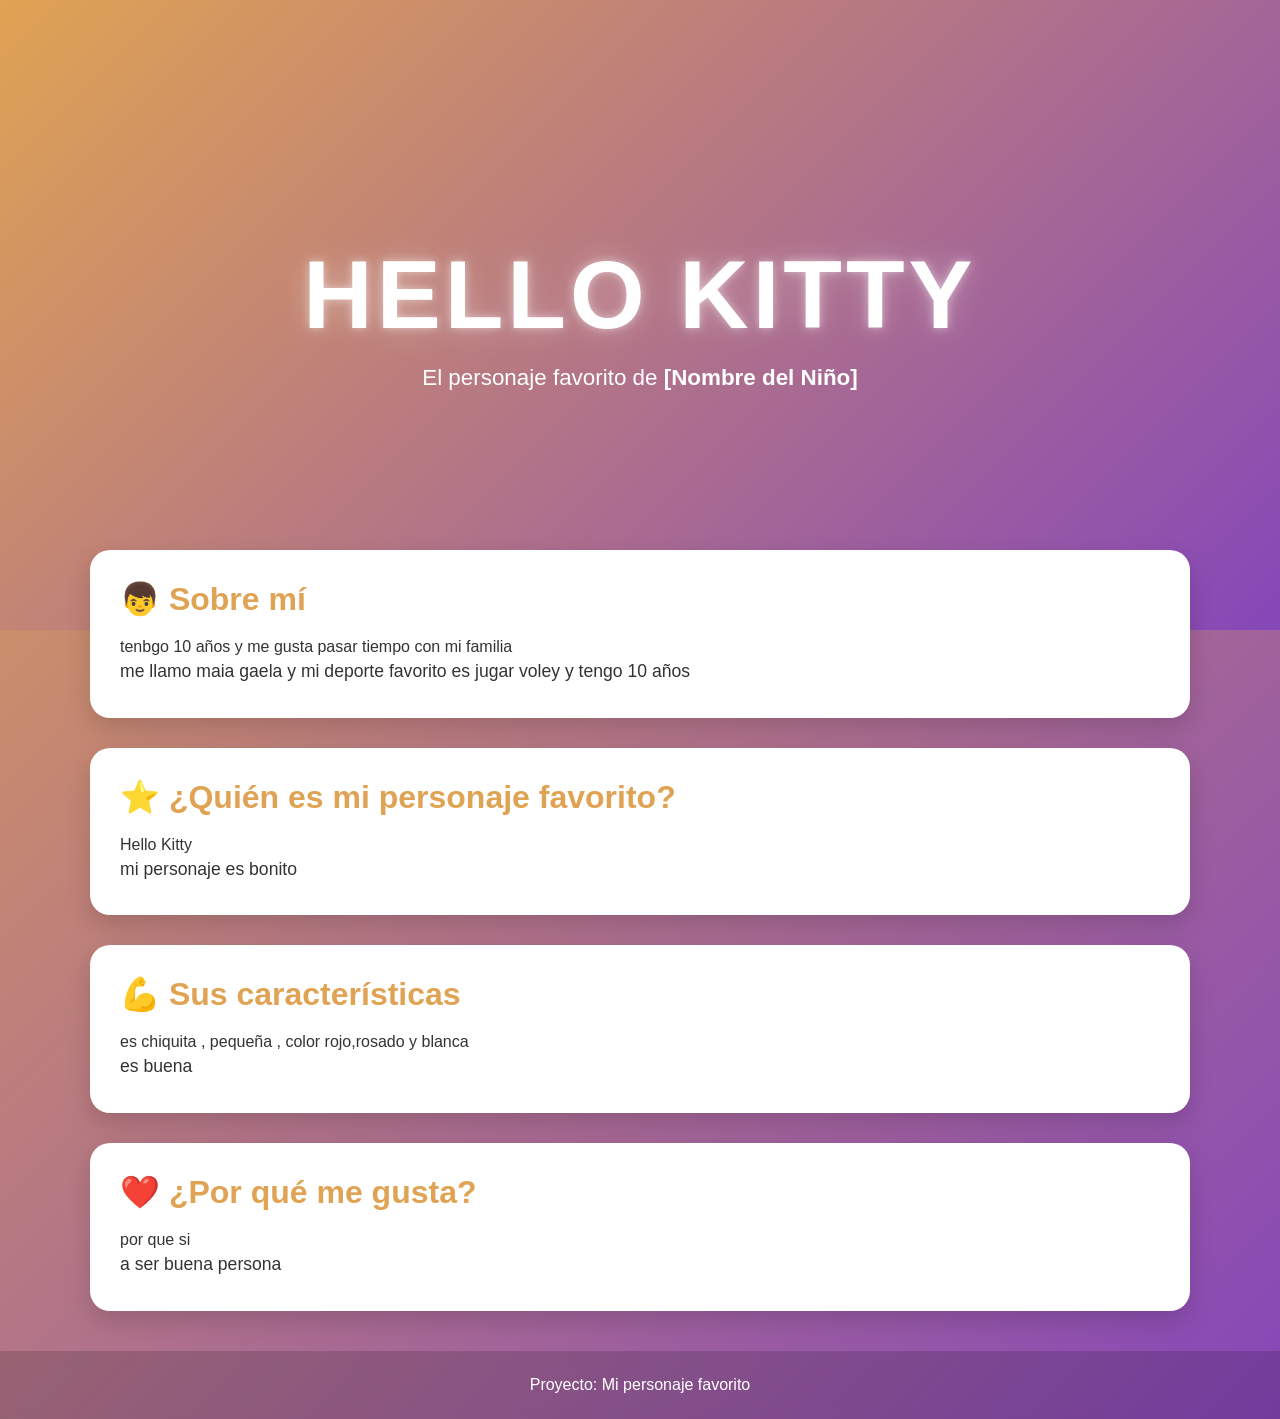
<file: docs/personajeFavorito/index.html>
<!DOCTYPE html>
<html lang="es">

<head>
    <meta charset="UTF-8">
    <meta name="viewport" content="width=device-width, initial-scale=1.0">
    <title>[Nombre del Personaje]</title>
    <link rel="stylesheet" href="style.css">
</head>

<body>

    <header class="hero">
        <div class="hero-content">
            <h1>Hello Kitty</h1>
            <p>El personaje favorito de <strong>[Nombre del Niño]</strong></p>
        </div>
    </header>

    <main>

        <section class="card">
            <h2>👦 Sobre mí</h2>
            tenbgo 10 años y me gusta pasar tiempo con mi familia


            <p>
                me llamo maia gaela y mi deporte favorito es jugar voley y tengo 10 años

            </p>
        </section>

        <section class="card">
            <h2>⭐ ¿Quién es mi personaje favorito?</h2>
            Hello Kitty


            <p>
                mi personaje es bonito
            </p>
        </section>

        <section class="card">
            <h2>💪 Sus características</h2>
            es chiquita , pequeña , color rojo,rosado y blanca

            <p>
            es buena 
            </p>
        </section>

        <section class="card">
            <h2>❤️ ¿Por qué me gusta?</h2>
            por que si


            <p>
            a ser buena persona
            </p>
        </section>

    </main>

    <footer>
        <p>Proyecto: Mi personaje favorito</p>
    </footer>

</body>

</html>
</file>
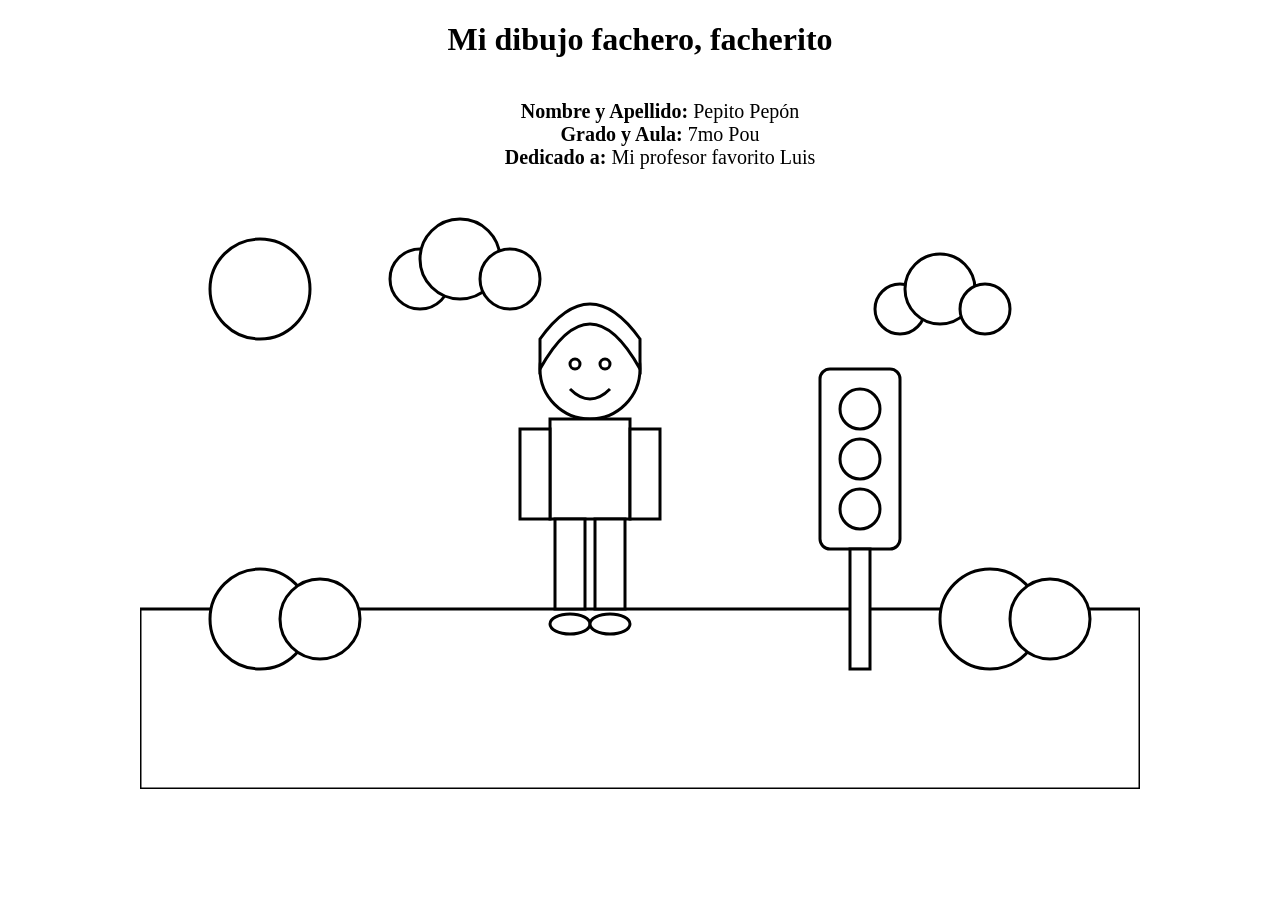
<file: docs/semaforoRGB/index.html>
<!DOCTYPE html>
<html lang="es">
<head>
    <meta charset="UTF-8">
    <title>Dibujo para colorear</title>
    <link rel="stylesheet" href="estilos.css">
</head>
<body>
<h1>Mi dibujo fachero, facherito</h1>
<ul>
  <li><strong>Nombre y Apellido:</strong> Pepito Pepón</li>
  <li><strong>Grado y Aula:</strong> 7mo Pou</li>
  <li><strong>Dedicado a:</strong> Mi profesor favorito Luis</li>
</ul>
<svg viewBox="0 0 1000 600" class="dibujo cielo">

    <!-- Sol -->
    <circle class="sol" cx="120" cy="100" r="50"/>

    <!-- Nubes -->
    <g class="nube">
        <circle class="nube-cuerpo" cx="280" cy="90" r="30"/>
        <circle class="nube-cuerpo" cx="320" cy="70" r="40"/>
        <circle class="nube-cuerpo" cx="370" cy="90" r="30"/>
    </g>

    <g class="nube">
        <circle class="nube-cuerpo" cx="760" cy="120" r="25"/>
        <circle class="nube-cuerpo" cx="800" cy="100" r="35"/>
        <circle class="nube-cuerpo" cx="845" cy="120" r="25"/>
    </g>

    <!-- Césped -->
    <rect class="cesped" x="0" y="420" width="1000" height="180"/>

    <!-- Arbustos -->
    <circle class="arbusto" cx="120" cy="430" r="50"/>
    <circle class="arbusto" cx="180" cy="430" r="40"/>

    <circle class="arbusto" cx="850" cy="430" r="50"/>
    <circle class="arbusto" cx="910" cy="430" r="40"/>

    <!-- Semáforo -->
    <g class="semaforo">

        <rect class="cuerpo-semaforo"
              x="680"
              y="180"
              width="80"
              height="180"
              rx="10"/>

        <circle class="luz-roja"
                cx="720"
                cy="220"
                r="20"/>

        <circle class="luz-amarilla"
                cx="720"
                cy="270"
                r="20"/>

        <circle class="luz-verde"
                cx="720"
                cy="320"
                r="20"/>

        <rect class="palo-semaforo"
              x="710"
              y="360"
              width="20"
              height="120"/>

    </g>

    <!-- Persona -->

    <!-- Cabeza -->
    <circle class="piel"
            cx="450"
            cy="180"
            r="50"/>

    <!-- Cabello -->
    <path class="cabello"
          d="M400 180
             Q450 90 500 180
             L500 150
             Q450 80 400 150 Z"/>

    <!-- Ojos -->
    <circle class="ojo"
            cx="435"
            cy="175"
            r="5"/>

    <circle class="ojo"
            cx="465"
            cy="175"
            r="5"/>

    <!-- Sonrisa -->
    <path class="boca"
          d="M430 200 Q450 220 470 200"/>

    <!-- Polo -->
    <rect class="polo"
          x="410"
          y="230"
          width="80"
          height="100"/>

    <!-- Brazos -->
    <rect class="piel"
          x="380"
          y="240"
          width="30"
          height="90"/>

    <rect class="piel"
          x="490"
          y="240"
          width="30"
          height="90"/>

    <!-- Pantalón -->
    <rect class="pantalon"
          x="415"
          y="330"
          width="30"
          height="90"/>

    <rect class="pantalon"
          x="455"
          y="330"
          width="30"
          height="90"/>

    <!-- Zapatos -->
    <ellipse class="zapato"
             cx="430"
             cy="435"
             rx="20"
             ry="10"/>

    <ellipse class="zapato"
             cx="470"
             cy="435"
             rx="20"
             ry="10"/>

</svg>

</body>
</html>
</file>
<file: docs/personajeFavorito/style.css>
/*======================================
  PALETA DE COLORES
======================================*/
:root {
    --color-primario: 
    #e0a353;
    --color-secundario: 
    
    
    #8647b9;
}

/*======================================
  CONFIGURACIÓN GENERAL
======================================*/
* {
    margin: 0;
    padding: 0;
    box-sizing: border-box;
}

body {
    font-family: "Segoe UI", Arial, sans-serif;

    background: linear-gradient(
        135deg,
        var(--color-primario),
        var(--color-secundario)
    );

    min-height: 100vh;
    color: #333;
}

/*======================================
  HERO
======================================*/
.hero {
    height: 70vh;

    display: flex;
    justify-content: center;
    align-items: center;

    text-align: center;

    background: linear-gradient(
        135deg,
        var(--color-primario),
        var(--color-secundario)
    );

    color: white;
}

.hero-content {
    animation: aparecer 1.5s ease;
}

.hero h1 {
    font-size: clamp(3rem, 8vw, 6rem);
    letter-spacing: 4px;
    text-transform: uppercase;

    text-shadow:
        0 0 10px rgba(255,255,255,.5),
        0 0 30px rgba(255,255,255,.3);

    animation: flotar 3s ease-in-out infinite;
}

.hero p {
    font-size: 1.4rem;
    margin-top: 15px;
}

/*======================================
  CONTENEDOR
======================================*/
main {
    width: 90%;
    max-width: 1100px;

    margin: -80px auto 40px;
}

/*======================================
  TARJETAS
======================================*/
.card {
    background: white;

    margin-bottom: 30px;
    padding: 30px;

    border-radius: 20px;

    box-shadow: 0 10px 25px rgba(0,0,0,.15);

    transition: .3s;
}

.card:hover {
    transform: translateY(-8px);
}

.card h2 {
    color: var(--color-primario);
    margin-bottom: 20px;
    font-size: 2rem;
}

.card img {
    width: 100%;
    max-width: 450px;

    display: block;
    margin: 20px auto;

    border-radius: 15px;

    transition: .4s;
}

.card img:hover {
    transform: scale(1.05);
}

.card p {
    font-size: 1.1rem;
    line-height: 1.8;
}

/*======================================
  FOOTER
======================================*/
footer {
    text-align: center;

    padding: 25px;

    color: white;

    background: rgba(0,0,0,.15);

    backdrop-filter: blur(5px);
}

/*======================================
  ANIMACIONES
======================================*/
@keyframes aparecer {
    from {
        opacity: 0;
        transform: translateY(40px);
    }

    to {
        opacity: 1;
        transform: translateY(0);
    }
}

@keyframes flotar {
    0% {
        transform: translateY(0);
    }

    50% {
        transform: translateY(-10px);
    }

    100% {
        transform: translateY(0);
    }
}

/*======================================
  RESPONSIVE
======================================*/
@media (max-width: 768px) {

    .hero {
        height: 55vh;
    }

    .hero p {
        font-size: 1rem;
    }

    .card {
        padding: 20px;
    }

    .card h2 {
        font-size: 1.5rem;
    }
}
</file>
<file: docs/semaforoRGB/estilos.css>
body{
    margin:0;
    display:flex;
    justify-content:center;
    background:white;
    flex-direction: column;
    align-items: center;

}
h1 {
  text-align: center;
}
ul {
  list-style-type: none;
  display: flex;
  flex-direction: column;
  align-items: center;
  font-size: 20px;
}
.dibujo{
    width:1000px;
}

.cielo,
.sol,
.nube-cuerpo,
.cesped,
.arbusto,
.cuerpo-semaforo,
.luz-roja,
.luz-amarilla,
.luz-verde,
.palo-semaforo,
.piel,
.cabello,
.ojo,
.polo,
.pantalon,
.zapato{
    fill:white;
    stroke:black;
    stroke-width:3;
}
</file>
